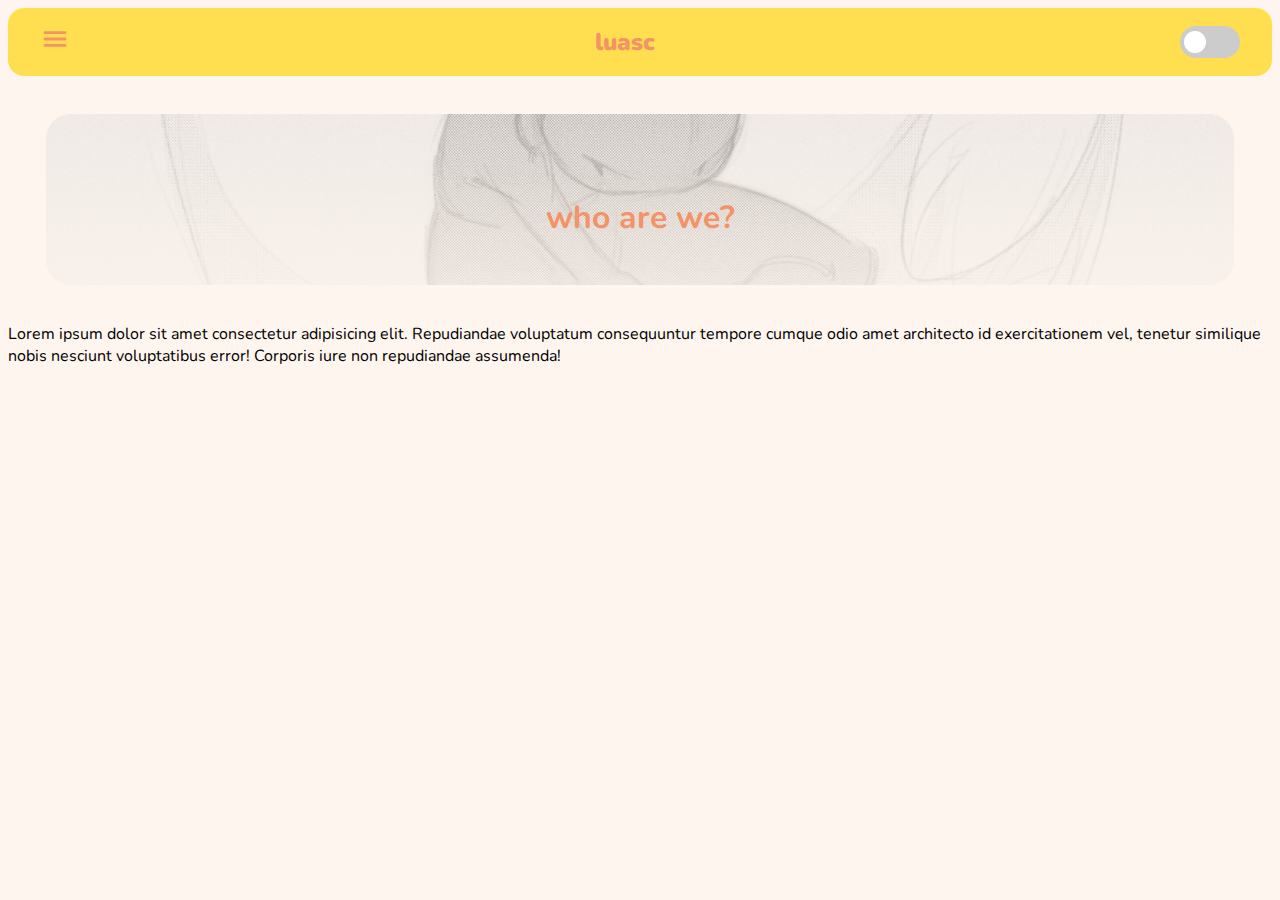
<file: index.html>
<!DOCTYPE html>
<html lang="en"> 
<head>
    <meta charset="UTF-8">
    <meta name="viewport" content="width=device-width, initial-scale=1.0">
    <title>LUASC</title>
    <link rel="stylesheet" href="style.css">
</head>
<body data-theme="light">
    <nav>
        <a id="hme-pg" href="index.html">Luasc</a>
        <a href="javascript:void(0);" class="icon" onclick="expandNav()">
            <svg xmlns="http://www.w3.org/2000/svg" height="30px" viewBox="0 -960 960 960" width="30px" fill="var(--secondary)"><path d="M157.37-228.28q-19.15 0-32.33-13.18-13.17-13.17-13.17-32.32t13.17-32.33q13.18-13.17 32.33-13.17h645.26q19.15 0 32.33 13.17 13.17 13.18 13.17 32.33t-13.17 32.32q-13.18 13.18-32.33 13.18H157.37Zm0-206.22q-19.15 0-32.33-13.17-13.17-13.18-13.17-32.33t13.17-32.33q13.18-13.17 32.33-13.17h645.26q19.15 0 32.33 13.17 13.17 13.18 13.17 32.33t-13.17 32.33q-13.18 13.17-32.33 13.17H157.37Zm0-206.22q-19.15 0-32.33-13.17-13.17-13.18-13.17-32.33t13.17-32.32q13.18-13.18 32.33-13.18h645.26q19.15 0 32.33 13.18 13.17 13.17 13.17 32.32t-13.17 32.33q-13.18 13.17-32.33 13.17H157.37Z"/></svg>
        </a>
        
        <label id="theme-chng" class="switch">
            <input type="checkbox" onclick="toggleTheme()">
            <span class="slider round"></span>
        </label>
    </nav>
    <div id="pageLinks">
        <a id="gllry-pg" href="gallery.html">Gallery</a>
        <a id="rsrcs-sct" href="resources.html">Resources</a>
        <a id="cntct-pg" href="contact.html">Contact</a>
        <a id="trivia-pg" href="trivia.html">Trivia</a>
    </div>
    
    <div class="hero">
        <h1 class="center">Who are we?</h1>
    </div>
    <div id="main">
        <p id="bio-txt">Lorem ipsum dolor sit amet consectetur adipisicing elit. Repudiandae voluptatum consequuntur tempore cumque odio amet architecto id exercitationem vel, tenetur similique nobis nesciunt voluptatibus error! Corporis iure non repudiandae assumenda!</p>
        <br>
        <p id="quote" class="center"></p>
    </div>
    <script src="scripts/proj9.js"></script>
    <script src="scripts/proj11.js"></script>
    <script src="scripts/mobileNav.js"></script>
</body>
</html>
</file>
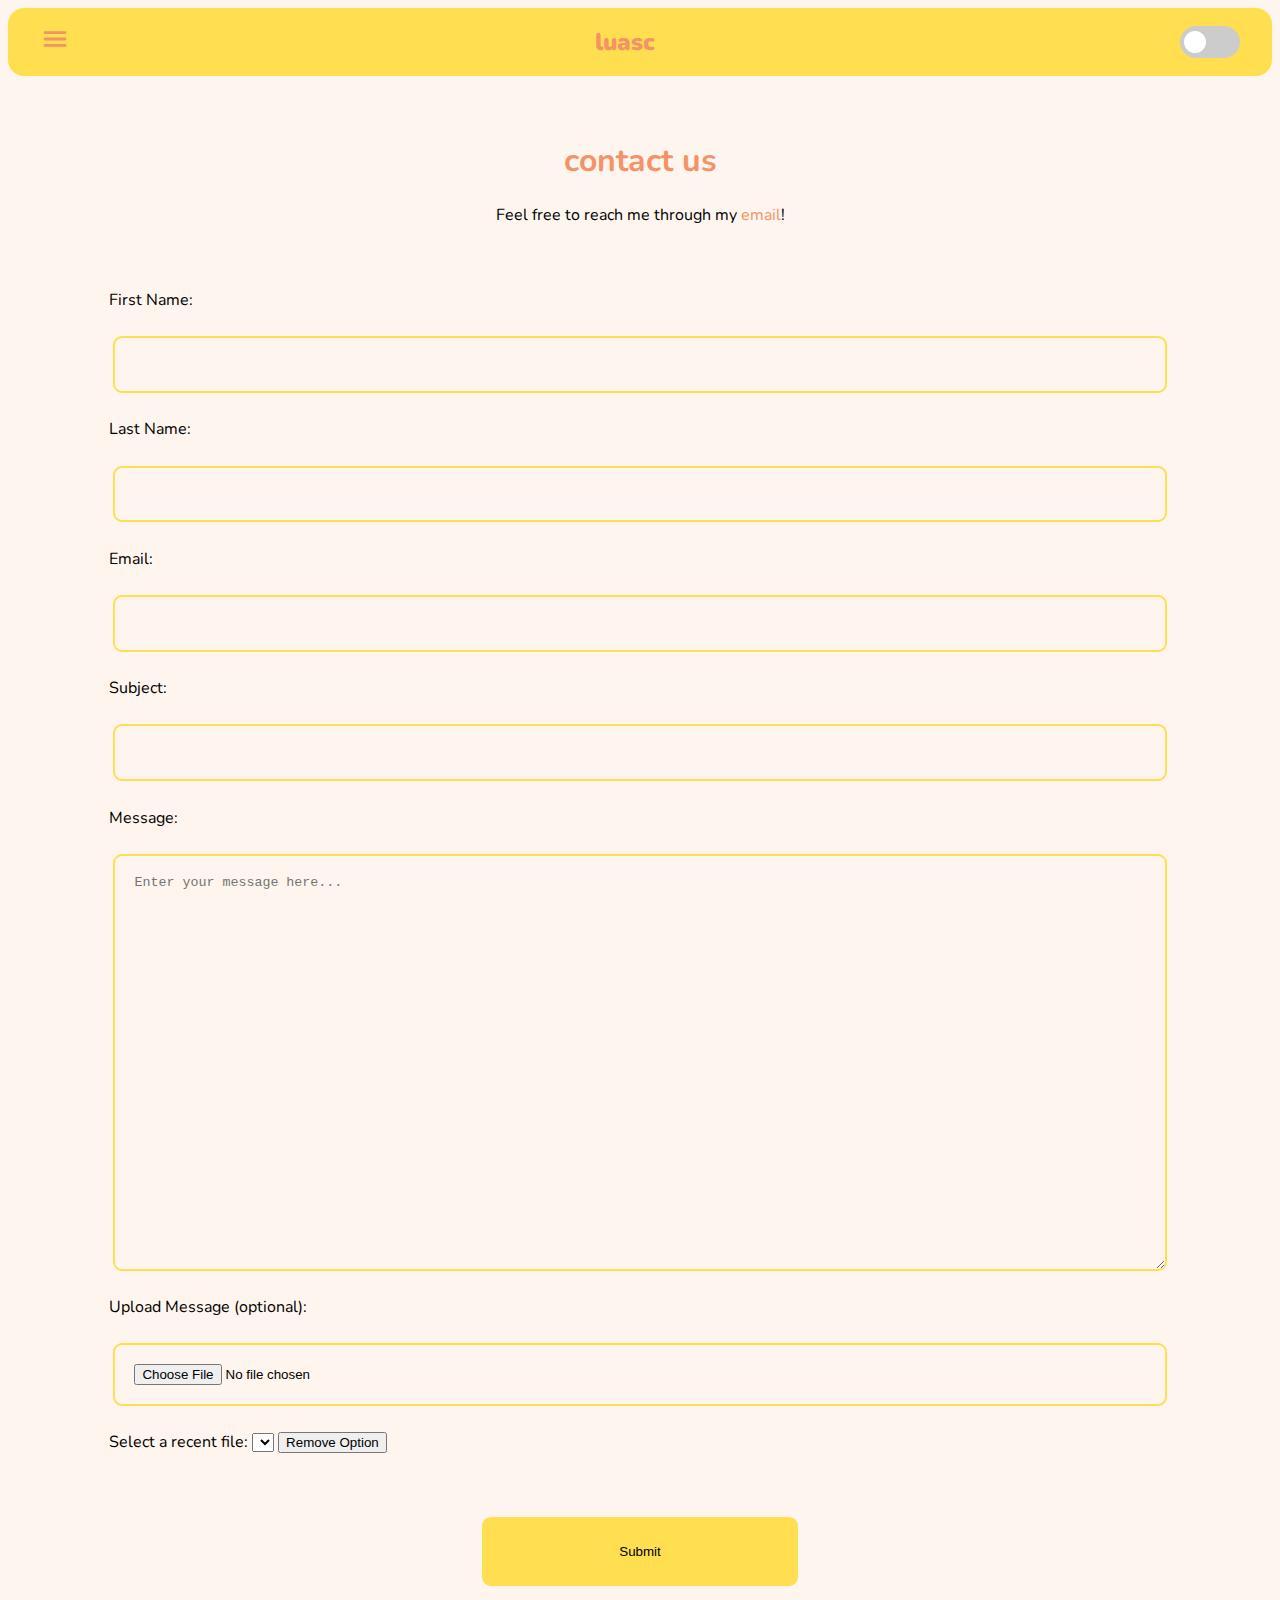
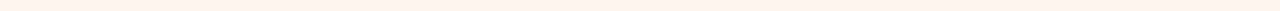
<file: contact.html>
<!DOCTYPE html>
<html lang="en">
<head>
    <meta charset="UTF-8">
    <meta name="viewport" content="width=device-width, initial-scale=1.0">
    <title>LUASC: Contact</title>
    <link rel="stylesheet" href="style.css">
</head>
<body>
    <nav>
        <a id="hme-pg" href="index.html">Luasc</a>
        <a href="javascript:void(0);" class="icon" onclick="expandNav()">
            <svg xmlns="http://www.w3.org/2000/svg" height="30px" viewBox="0 -960 960 960" width="30px" fill="var(--secondary)"><path d="M157.37-228.28q-19.15 0-32.33-13.18-13.17-13.17-13.17-32.32t13.17-32.33q13.18-13.17 32.33-13.17h645.26q19.15 0 32.33 13.17 13.17 13.18 13.17 32.33t-13.17 32.32q-13.18 13.18-32.33 13.18H157.37Zm0-206.22q-19.15 0-32.33-13.17-13.17-13.18-13.17-32.33t13.17-32.33q13.18-13.17 32.33-13.17h645.26q19.15 0 32.33 13.17 13.17 13.18 13.17 32.33t-13.17 32.33q-13.18 13.17-32.33 13.17H157.37Zm0-206.22q-19.15 0-32.33-13.17-13.17-13.18-13.17-32.33t13.17-32.32q13.18-13.18 32.33-13.18h645.26q19.15 0 32.33 13.18 13.17 13.17 13.17 32.32t-13.17 32.33q-13.18 13.17-32.33 13.17H157.37Z"/></svg>
        </a>
        
        <label id="theme-chng" class="switch">
            <input type="checkbox" onclick="toggleTheme()">
            <span class="slider round"></span>
        </label>
    </nav>
    <div id="pageLinks">
        <a id="gllry-pg" href="gallery.html">Gallery</a>
        <a id="rsrcs-sct" href="resources.html">Resources</a>
        <a id="cntct-pg" class="active" href="contact.html">Contact</a>
        <a id="trivia-pg" href="trivia.html">Trivia</a>
    </div>
    <h1>Contact Us</h1>
    <div id="contactme">
        <p style="text-align: center;">Feel free to reach me through my <a href="mailto:gwalker48@liberty.edu">email</a>!</p>
        <form id="contactfrm">
            <label for="fname">First Name:</label>
            <input type="text" name="fname" class="center" id="fname">
            
            <label for="lname">Last Name:</label>
            <input type="text" name="lname" class="center" id="lname">
            
            <label for="email">Email:</label>
            <input type="email" name="email" id="email" class="center" required>

            <label for="msg-title">Subject:</label>
            <input type="text" name="title" id="msg-title" minlength="5" maxlength="50" class="center">
            
            <label for="msg">Message:</label>
            <textarea name="message" id="msg" class="center" form="contactfrm" placeholder="Enter your message here..." rows="25"></textarea>
            
            <label for="txt-file">Upload Message (optional):</label>
            <input type="file" name="text_file" id="txt-file" class="center" accept=".txt">
            <label for="recentfiles">Select a recent file:</label>
            <select name="recentFiles" id="recentfiles">
            </select>
            <button id="delOption">Remove Option</button>
            
            <input type="submit" value="Submit" class="center">

        </form>
    </div>
    <script src="scripts/proj9.js"></script>
    <script src="scripts/mobileNav.js"></script>
    <script src="scripts/proj7.js"></script>
</body>
</html>
</file>
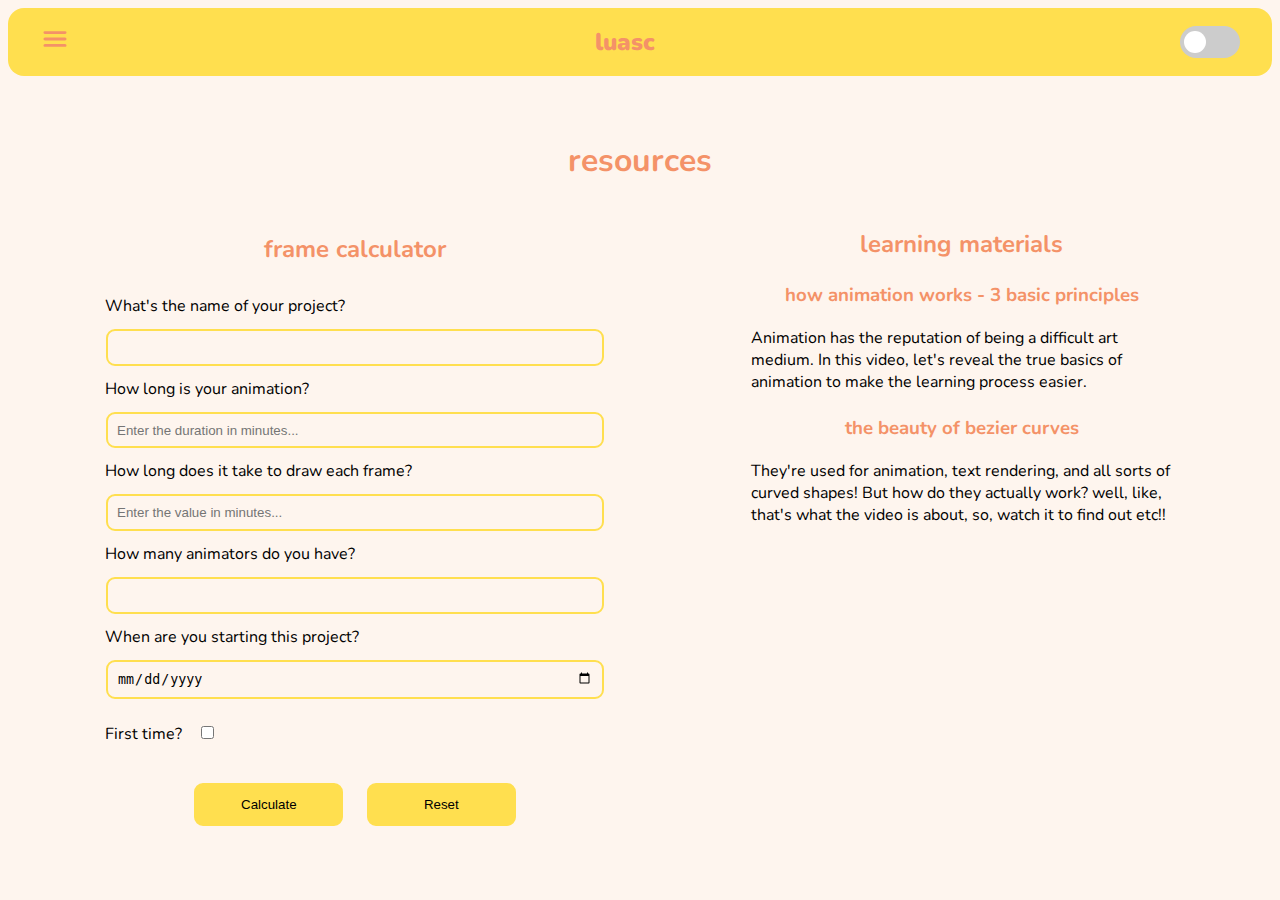
<file: resources.html>
<!DOCTYPE html>
<html lang="en">
<head>
    <meta charset="UTF-8">
    <meta name="viewport" content="width=device-width, initial-scale=1.0">
    <title>LUASC: Resources</title>
    <link rel="stylesheet" href="style.css">
</head>
<body>
    <nav>
        <a id="hme-pg" href="index.html">Luasc</a>
        <a href="javascript:void(0);" class="icon" onclick="expandNav()">
            <svg xmlns="http://www.w3.org/2000/svg" height="30px" viewBox="0 -960 960 960" width="30px" fill="var(--secondary)"><path d="M157.37-228.28q-19.15 0-32.33-13.18-13.17-13.17-13.17-32.32t13.17-32.33q13.18-13.17 32.33-13.17h645.26q19.15 0 32.33 13.17 13.17 13.18 13.17 32.33t-13.17 32.32q-13.18 13.18-32.33 13.18H157.37Zm0-206.22q-19.15 0-32.33-13.17-13.17-13.18-13.17-32.33t13.17-32.33q13.18-13.17 32.33-13.17h645.26q19.15 0 32.33 13.17 13.17 13.18 13.17 32.33t-13.17 32.33q-13.18 13.17-32.33 13.17H157.37Zm0-206.22q-19.15 0-32.33-13.17-13.17-13.18-13.17-32.33t13.17-32.32q13.18-13.18 32.33-13.18h645.26q19.15 0 32.33 13.18 13.17 13.17 13.17 32.32t-13.17 32.33q-13.18 13.17-32.33 13.17H157.37Z"/></svg>
        </a>
        
        <label id="theme-chng" class="switch">
            <input type="checkbox" onclick="toggleTheme()">
            <span class="slider round"></span>
        </label>
    </nav>
    <div id="pageLinks">
        <a id="gllry-pg" href="gallery.html">Gallery</a>
        <a id="rsrcs-sct" class="active" href="resources.html">Resources</a>
        <a id="cntct-pg" href="contact.html">Contact</a>
        <a id="trivia-pg" href="trivia.html">Trivia</a>
    </div>
    <h1>Resources</h1>
    <div class="flex-grid">
        <div id="learn-mat">
            <h2>Learning Materials</h2>
            <div id="bib-items"></div>
        </div>
        <!--
            When developing websites, especially those that utilize or manage sensitive data, 
            it is critical to validate the data entered to prevent malicious users from accessing 
            the sensitive data of others, masquerading as other users, and manipulating the 
			functionality of the website.
            In the case of my website, I could see some serious vulnerabilities in how I barely 
            parse strings in text fields to ensure scripts cannot execute (ex. "prjName" text 
            field in "frm_calc" form). A small fix I could make is to use regular expressions to 
            either filter script tags out or ensure that the browser does not read the data as an HTML script.
        -->
        <div name="frm_calc" id="frame-calc">
            <h2>Frame Calculator</h2>
            <form onsubmit=" event.preventDefault(); displayResults()" method="post">
                
                <label for="proj-name">What's the name of your project?</label>
                <input type="text" name="prjName" id="proj-name" class="center" required maxlength="10">
                
                <label for="anim-length">How long is your animation?</label>
                <input type="number" name="animLength" id="anim-length" class="center" placeholder="Enter the duration in minutes..." min="1"
                required>
    
                <label for="time-per-frame">How long does it take to draw each frame?</label>
                <input type="number" name="tpf" id="time-per-frame" class="center" 
                min="1" placeholder="Enter the value in minutes..." required>
    
                <label for="num-animators">How many animators do you have?</label>
                <input type="number" name="numOfanimators" id="num-animators" class="center" required min="1">
                
                <label for="start-date">When are you starting this project?</label>
                <input type="date" name="startDate" id="start-date" class="center">

                <label for="is-new">First time?</label>
                <input type="checkbox" name="isNewbie" id="is-new" value="new">
                <div id="frm_calc-bttns">
                    <input type="submit" value="Calculate">
                    <input type="reset">
                </div>
            </form>
            <br>
            <div id="results" class="overlay"></div>
        </div>
    </div>
    
    <script src="scripts/proj9.js"></script>
    <script src="scripts/mobileNav.js"></script>
    <script src="scripts/proj3.js"></script>
    <script src="scripts/proj8.js"></script>
</body>
</html>
</file>
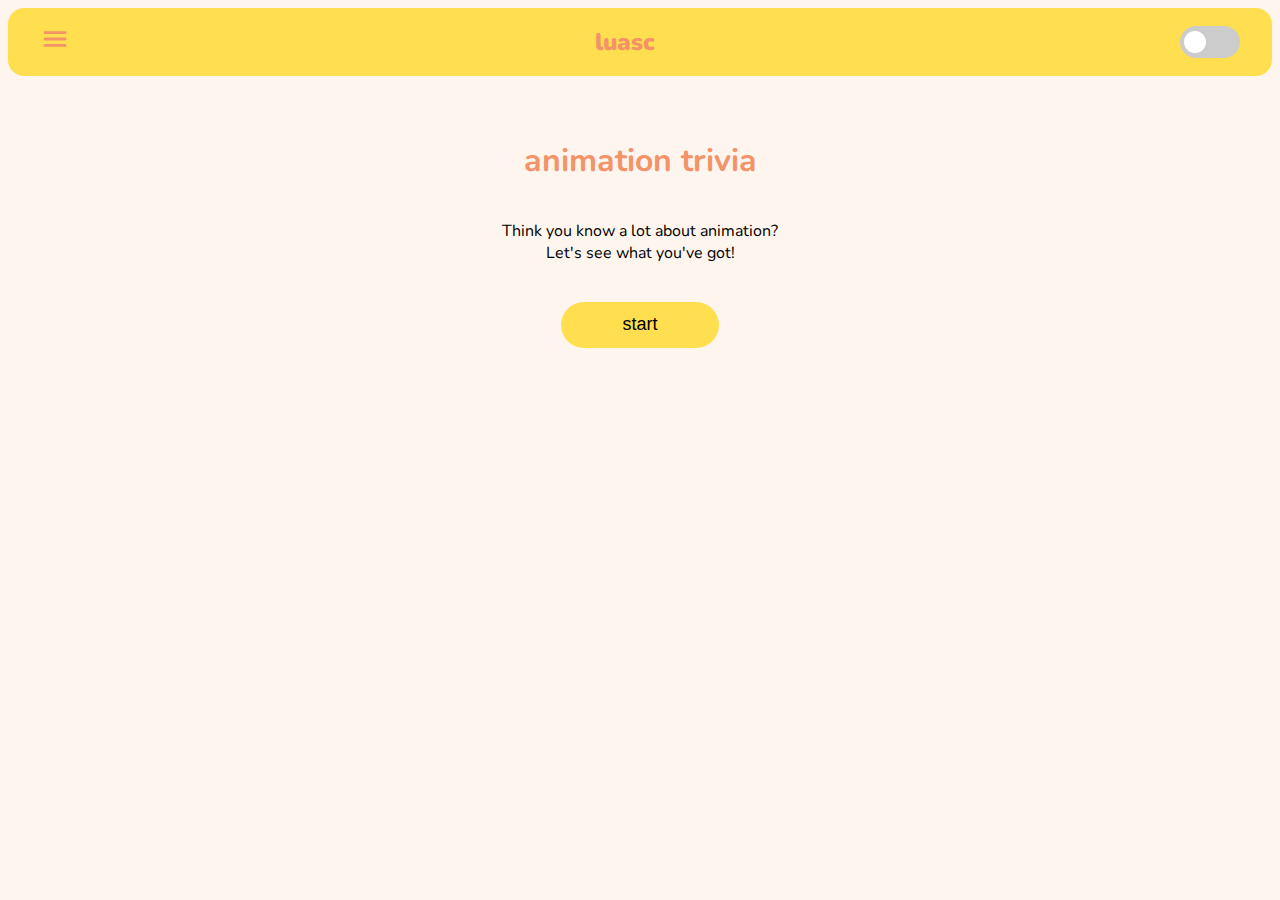
<file: trivia.html>
<!DOCTYPE html>
<html lang="en">
<head>
    <meta charset="UTF-8">
    <meta name="viewport" content="width=device-width, initial-scale=1.0">
    <title>LUASC: Trivia</title>
    <link rel="stylesheet" href="style.css">
</head>
<body>
    <nav>
        <a id="hme-pg" href="index.html">Luasc</a>
        <a href="javascript:void(0);" class="icon" onclick="expandNav()">
            <svg xmlns="http://www.w3.org/2000/svg" height="30px" viewBox="0 -960 960 960" width="30px" fill="var(--secondary)"><path d="M157.37-228.28q-19.15 0-32.33-13.18-13.17-13.17-13.17-32.32t13.17-32.33q13.18-13.17 32.33-13.17h645.26q19.15 0 32.33 13.17 13.17 13.18 13.17 32.33t-13.17 32.32q-13.18 13.18-32.33 13.18H157.37Zm0-206.22q-19.15 0-32.33-13.17-13.17-13.18-13.17-32.33t13.17-32.33q13.18-13.17 32.33-13.17h645.26q19.15 0 32.33 13.17 13.17 13.18 13.17 32.33t-13.17 32.33q-13.18 13.17-32.33 13.17H157.37Zm0-206.22q-19.15 0-32.33-13.17-13.17-13.18-13.17-32.33t13.17-32.32q13.18-13.18 32.33-13.18h645.26q19.15 0 32.33 13.18 13.17 13.17 13.17 32.32t-13.17 32.33q-13.18 13.17-32.33 13.17H157.37Z"/></svg>
        </a>
        
        <label id="theme-chng" class="switch">
            <input type="checkbox" onclick="toggleTheme()">
            <span class="slider round"></span>
        </label>
    </nav>
    <div id="pageLinks">
        <a id="gllry-pg" href="gallery.html">Gallery</a>
        <a id="rsrcs-sct" href="resources.html">Resources</a>
        <a id="cntct-pg" href="contact.html">Contact</a>
        <a id="trivia-pg" href="trivia.html" class="active">Trivia</a>
    </div>
    <!-- This page contains the structure for the Animation Trivia Game -->
     <div id="trivia-game">
        <h1>Animation Trivia</h1>
        <p>Think you know a lot about animation?<br>Let's see what you've got!</p>
        <br>
        <button id="trivia-start">Start</button>
     </div>
     
     <script src="scripts/mobileNav.js"></script>
     <script src="scripts/proj9.js"></script>
     <script src="scripts/proj10.js"></script>
</body>
</html>
</file>
<file: style.css>
@import url(https://fonts.googleapis.com/css2?family=Inter&family=Nunito);

:root{
    /* CSS Variables */
    --bg: #fef5ee;
    --primary: #ffdf4f;
    --secondary: #f49268; 
    --accent-1: #02ffc4;
    --accent-2: #ff4c78;
}

[data-theme="dark"]{
    --bg: #1f1f1f;
    --text-color: white;
    --primary: #fa8d5e;
    --secondary: #ffdf4f;
    --accent-2: #e93769;
}

/* when the width of the page >= 600px... */
@media screen and (min-width: 600px) {
    div{
        margin-left: 24%;
        margin-right: 24%;
    }
}
a{
  color: var(--secondary);
  text-decoration: none;
}

.active{
  color: var(--accent-2);
}

body{
    font-family: 'Nunito', sans-serif;
    color: var(--text-color);
    background-color: var(--bg);
    height: 100%;
    div{
      margin-left: 0%;
      margin-right: 0%;
    }
}

.hero{
  background-image: linear-gradient(rgba(254,245,238,0.55), rgba(254,245,238,0.835)), url(media/heroImage.jpg);
  height: 50%;
  padding: 25px;
  margin: 3%;
  border-radius: 25px;
  background-position: center;
  background-repeat: no-repeat;
  background-size: cover;
  position: relative;
  z-index: -1;
}

/* makes all headings & navbar elements lowercase */
h1, h2, h3, h4, h5, h6, nav, #pageLinks {
    text-transform: lowercase;
    text-align: center;
    color: var(--secondary);    
}

h1, h2, h3, h4, h5, h6 {
    margin-top: 5%;
}

nav{
    background-color: var(--primary);
    position: relative;
    border-radius: 1rem;
    padding: 1em;
    padding-left: 2em;
    padding-right: 2em;
    font-weight: 500;
    overflow: hidden;
    display: flex;
    align-items: center;
    justify-content: space-between;
    .icon{
      justify-self: flex-start;
    }
}
#hme-pg {
  font-weight: 900;
  font-size: x-large;
  order: 1;
}
#results{
  position: fixed;
  display: none;
  width: 100%;
  height: 100%;
  top: 0;
  left: 0;
  right: 0;
  bottom: 0;
  background-color: rgba(0, 0, 0, 0.5);
  div{
    position: absolute;
    top: 50%;
    left: 50%;
    transform: translate(-50%, -50%);
    background-color: var(--bg);
    padding: 5%;
    width: 63%;
    border: 5px solid var(--secondary);
    border-radius: 50px;

  }
}
#pageLinks{
  display: none;
  float: left;
  position: absolute;
  background-color: var(--primary);
  padding: 20px 16px;
  top: 6%;
  border-bottom-left-radius: 25px;
  border-bottom-right-radius: 25px;
  a{
    display: block;
    padding: 3px 7px;
  }
}

form{
    margin-top: 5%;
    /* All input and text area elements within the form receive this styling */
    :is(input, textarea){
        width: 80%;
        padding: 1.5% 1.5%;
        margin: 2% 2%;
        background: transparent;
        border: 2px solid var(--primary);
        color: var(--text-color);
        border-radius: 9px;
    }
    :is(input[type=checkbox]){
        width: auto;
        margin: 15px;
    }
    :is(input[type=text], input[type=email], textarea):hover{
        border-width: 2px;
    }
    input[type=submit], input[type=reset]{
        width: 25%;
        background-color: var(--primary);
        color: var(--text-color);
        padding: 2%;
        margin-top: 5%;
    }
    input:hover, textarea:hover{
        border-color: var(--accent-2)
    }
    input[type=submit]:hover, input[type=reset]:hover{
        background-color: var(--accent-2);
    }
    label{
        margin-left: 8%;
    }
}
#trivia-game{
  display: flex; 
  flex-direction: column;
  align-items: center;
  text-align: center;
  button{
    background-color: var(--primary);
    width: 12.5%;
    padding: 1%;
    text-transform: lowercase;
    color: var(--text-color);
    font-size: large;
    border-radius: 30px;
    border-width: 0px;
  }
  button:hover{
    background-color: var(--accent-2);
  }
}
#trivia-options{
  display: flex;
  justify-content: center;
  width: 80%;
  max-width: 905px;
}
.t_option{
  padding: 20px;
  background-color: var(--primary);
  border-radius: 10px;
  margin: 5px;
  flex: 1 1 auto;
  text-align: center;
}
#trivia-field{
  border: 2px, dashed, var(--accent-2);
  width: 50%;
  max-width: 340px;
  min-height: 50px;
  height: 100%;
  margin: 15px;
  border-radius: 25px;
  margin: 20px;
}
#frm_calc-bttns{
  display: flex;
  flex: auto;
  justify-content: center;
}
p.center{
  text-align: center;
}
.center{
    display: block;
    margin-left: auto;
    margin-right: auto;
}

.flex-grid{
  display: flex;
  margin: 15px 2%;
  align-items: flex-start;
  justify-content: space-between;
}
.flex-grid #frame-calc{
  margin: 0% 1%;
  padding: 0% 1%;
  flex-basis: 1500px;
}
.flex-grid #learn-mat{
  order: 1;
  margin: 0% 2%;
  padding: 0% 1%;
  div{
    margin: 0% 3%;
    p {
      margin: 2%;
    }
  }
}
/* The switch - the box around the slider */
.switch {
    position: relative;
    display: inline-block;
    width: 60px;
    height: 32px;
  }
  
  /* Hide default HTML checkbox */
  .switch input {
    opacity: 0;
    width: 0;
    height: 0;
  }
  
  /* The slider */
  .slider {
    position: absolute;
    cursor: pointer;
    top: 0;
    left: 0;
    right: 0;
    bottom: 0;
    background-color: #ccc;
    -webkit-transition: .4s;
    transition: .4s;
  }
  
  .slider:before {
    position: absolute;
    content: "";
    height: 22px;
    width: 22px;
    left: 4px;
    bottom: 5px;
    background-color: white;
    -webkit-transition: .4s;
    transition: .4s;
  }

  input:checked + .slider {
    background-color: var(--accent-2);
  }
  
  input:focus + .slider {
    box-shadow: 0 0 1px var(--accent-2);
  }
  
  input:checked + .slider:before {
    -webkit-transform: translateX(26px);
    -ms-transform: translateX(26px);
    transform: translateX(29px);
  }
  
  /* Rounded sliders */
  .slider.round {
    border-radius: 34px;
  }
  
  .slider.round:before {
    border-radius: 50%;
  }

  #theme-chng{
    order: 2;
  }
</file>
